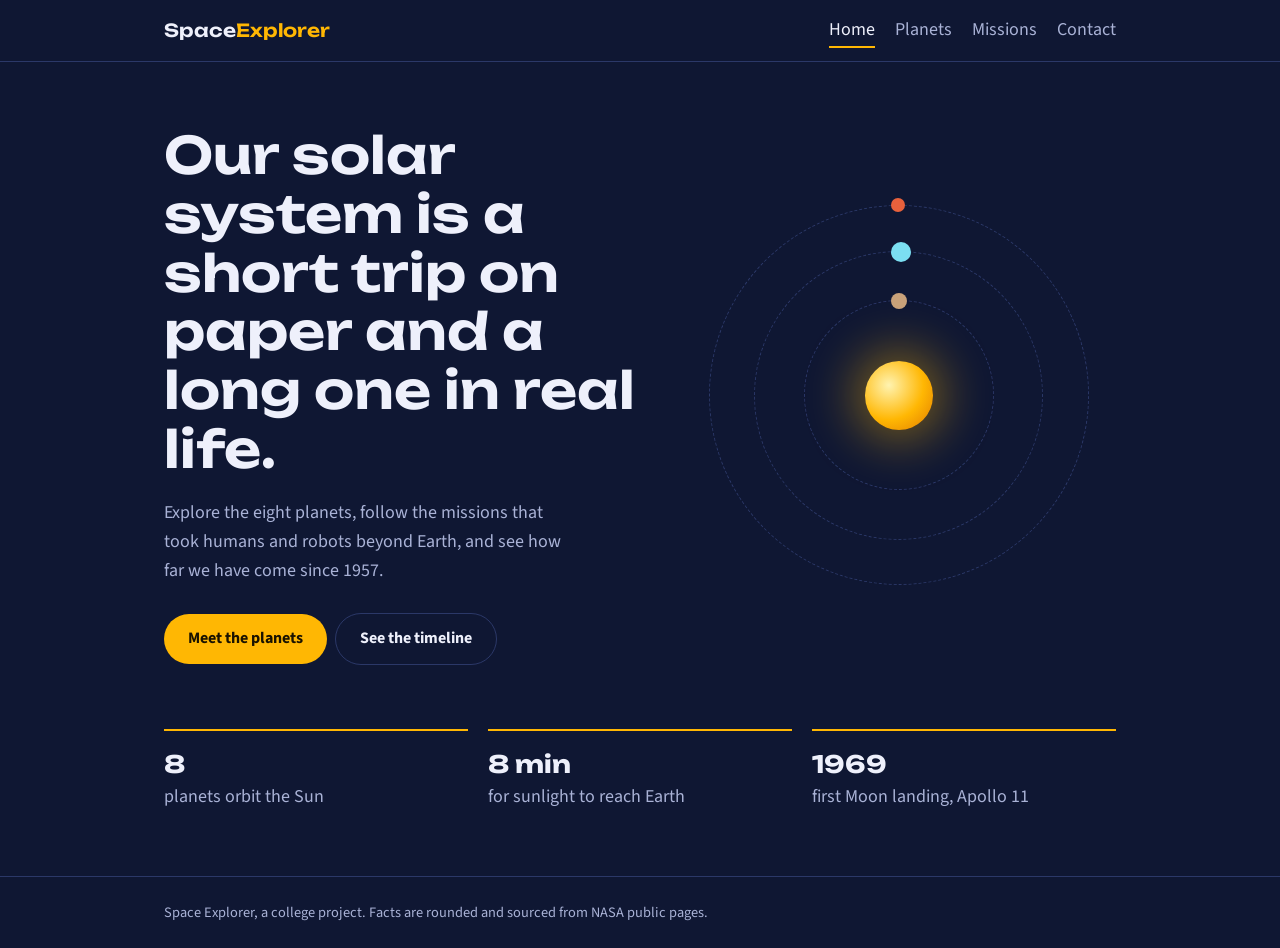
<file: index.html>
<!DOCTYPE html>
<html lang="en"><head><meta charset="utf-8"><meta name="viewport" content="width=device-width, initial-scale=1">
<title>Home | Space Explorer</title>
<link rel="preconnect" href="https://fonts.googleapis.com">
<link href="https://fonts.googleapis.com/css2?family=Source+Sans+3:wght@400;600;700&family=Unbounded:wght@500;600&display=swap" rel="stylesheet">
<link rel="stylesheet" href="style.css"></head><body>
<header><div class="wrap"><a class="logo" href="index.html">Space<span>Explorer</span></a>
<nav><a href="index.html" class="active">Home</a><a href="planets.html">Planets</a><a href="missions.html">Missions</a><a href="contact.html">Contact</a></nav></div></header>
<main class="wrap"><section class="hero"><div>
<h1>Our solar system is a short trip on paper and a long one in real life.</h1>
<p>Explore the eight planets, follow the missions that took humans and robots beyond Earth, and see how far we have come since 1957.</p>
<a class="btn" href="planets.html">Meet the planets</a><a class="btn ghost" href="missions.html">See the timeline</a></div>
<div class="orbit" role="img" aria-label="Animated planets orbiting the Sun"><div class="ring r3"><i></i></div><div class="ring r2"><i></i></div><div class="ring r1"><i></i></div><div class="sun"></div></div></section>
<section class="facts"><div><strong>8</strong><span>planets orbit the Sun</span></div><div><strong>8 min</strong><span>for sunlight to reach Earth</span></div><div><strong>1969</strong><span>first Moon landing, Apollo 11</span></div></section></main>
<footer><div class="wrap">Space Explorer, a college project. Facts are rounded and sourced from NASA public pages.</div></footer></body></html>
</file>
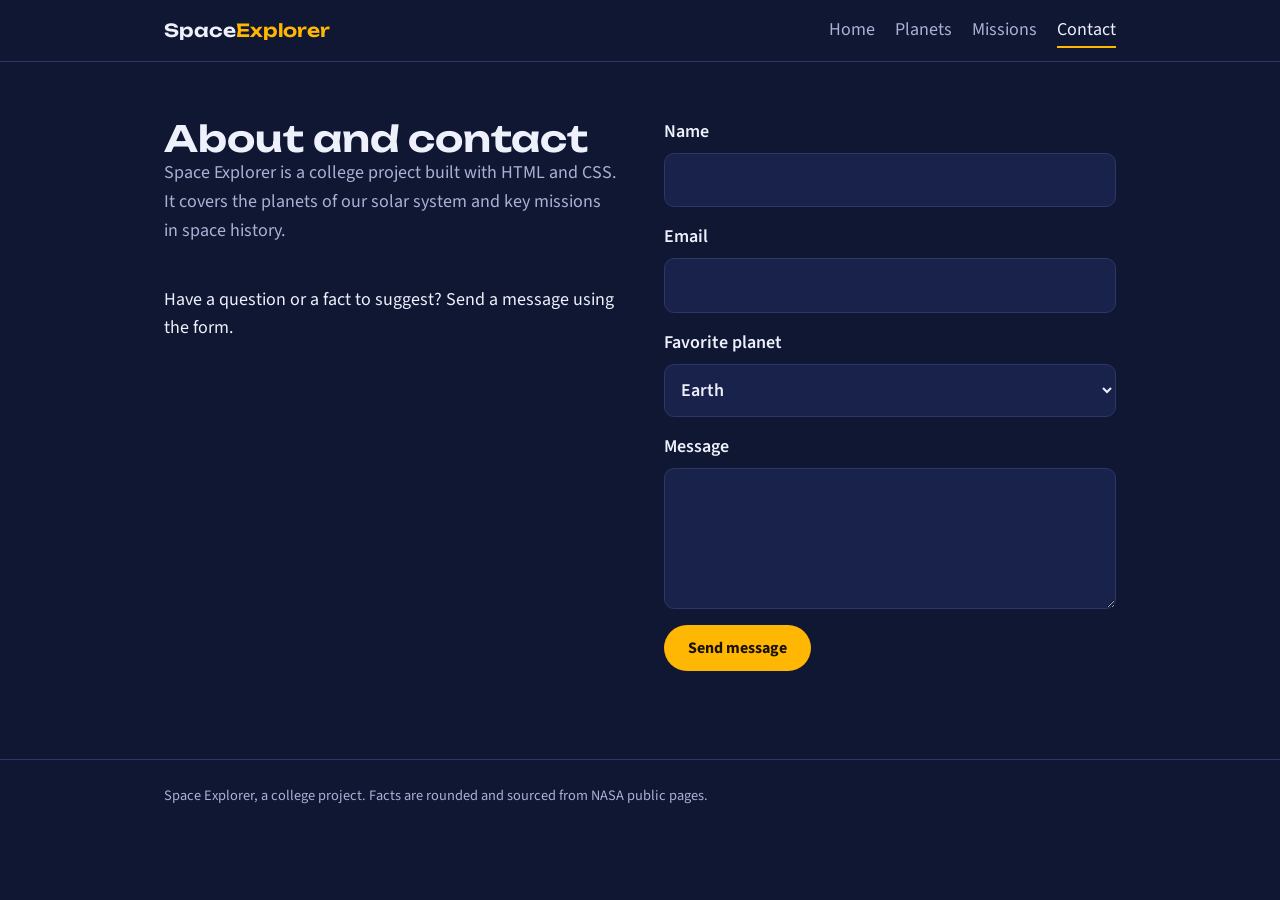
<file: contact.html>
<!DOCTYPE html>
<html lang="en"><head><meta charset="utf-8"><meta name="viewport" content="width=device-width, initial-scale=1">
<title>Contact | Space Explorer</title>
<link rel="preconnect" href="https://fonts.googleapis.com">
<link href="https://fonts.googleapis.com/css2?family=Source+Sans+3:wght@400;600;700&family=Unbounded:wght@500;600&display=swap" rel="stylesheet">
<link rel="stylesheet" href="style.css"></head><body>
<header><div class="wrap"><a class="logo" href="index.html">Space<span>Explorer</span></a>
<nav><a href="index.html">Home</a><a href="planets.html">Planets</a><a href="missions.html">Missions</a><a href="contact.html" class="active">Contact</a></nav></div></header>
<main class="page"><div class="wrap cols"><div><h1>About and contact</h1>
<p class="lead">Space Explorer is a college project built with HTML and CSS. It covers the planets of our solar system and key missions in space history.</p>
<p>Have a question or a fact to suggest? Send a message using the form.</p></div>
<form id="f"><label>Name<input name="name" required></label>
<label>Email<input type="email" name="email" required></label>
<label>Favorite planet<select name="planet"><option>Mercury</option><option>Venus</option><option selected>Earth</option><option>Mars</option><option>Jupiter</option><option>Saturn</option><option>Uranus</option><option>Neptune</option></select></label>
<label>Message<textarea name="m" rows="4" required></textarea></label>
<button class="btn" type="submit">Send message</button><p id="msg" role="status"></p></form></div></main>
<script>document.getElementById("f").addEventListener("submit",function(e){e.preventDefault();document.getElementById("msg").textContent="Thanks, "+this.name.value+". Your message was sent.";this.reset()})</script>
<footer><div class="wrap">Space Explorer, a college project. Facts are rounded and sourced from NASA public pages.</div></footer></body></html>
</file>
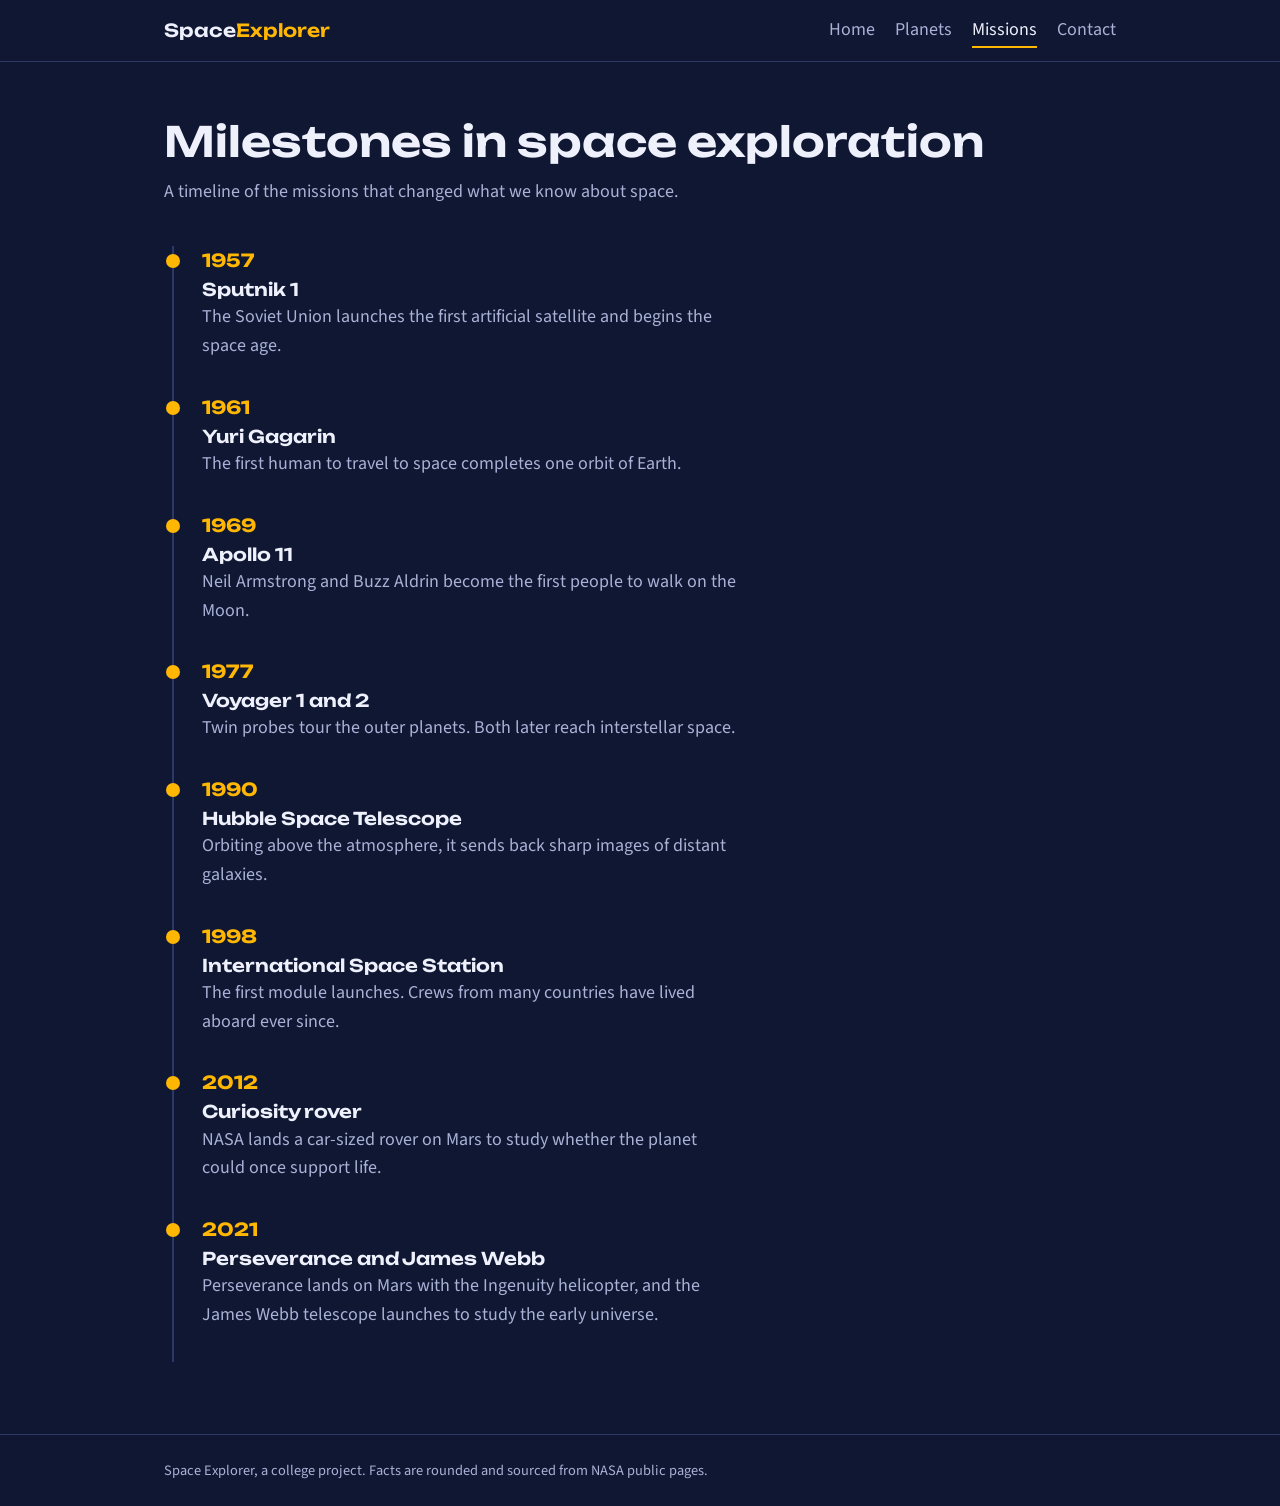
<file: missions.html>
<!DOCTYPE html>
<html lang="en"><head><meta charset="utf-8"><meta name="viewport" content="width=device-width, initial-scale=1">
<title>Missions | Space Explorer</title>
<link rel="preconnect" href="https://fonts.googleapis.com">
<link href="https://fonts.googleapis.com/css2?family=Source+Sans+3:wght@400;600;700&family=Unbounded:wght@500;600&display=swap" rel="stylesheet">
<link rel="stylesheet" href="style.css"></head><body>
<header><div class="wrap"><a class="logo" href="index.html">Space<span>Explorer</span></a>
<nav><a href="index.html">Home</a><a href="planets.html">Planets</a><a href="missions.html" class="active">Missions</a><a href="contact.html">Contact</a></nav></div></header>
<main class="page"><div class="wrap"><h1>Milestones in space exploration</h1>
<p class="lead">A timeline of the missions that changed what we know about space.</p>
<ol class="timeline">
<li><b>1957</b><h3>Sputnik 1</h3><p>The Soviet Union launches the first artificial satellite and begins the space age.</p></li>
<li><b>1961</b><h3>Yuri Gagarin</h3><p>The first human to travel to space completes one orbit of Earth.</p></li>
<li><b>1969</b><h3>Apollo 11</h3><p>Neil Armstrong and Buzz Aldrin become the first people to walk on the Moon.</p></li>
<li><b>1977</b><h3>Voyager 1 and 2</h3><p>Twin probes tour the outer planets. Both later reach interstellar space.</p></li>
<li><b>1990</b><h3>Hubble Space Telescope</h3><p>Orbiting above the atmosphere, it sends back sharp images of distant galaxies.</p></li>
<li><b>1998</b><h3>International Space Station</h3><p>The first module launches. Crews from many countries have lived aboard ever since.</p></li>
<li><b>2012</b><h3>Curiosity rover</h3><p>NASA lands a car-sized rover on Mars to study whether the planet could once support life.</p></li>
<li><b>2021</b><h3>Perseverance and James Webb</h3><p>Perseverance lands on Mars with the Ingenuity helicopter, and the James Webb telescope launches to study the early universe.</p></li>
</ol></div></main>
<footer><div class="wrap">Space Explorer, a college project. Facts are rounded and sourced from NASA public pages.</div></footer></body></html>
</file>
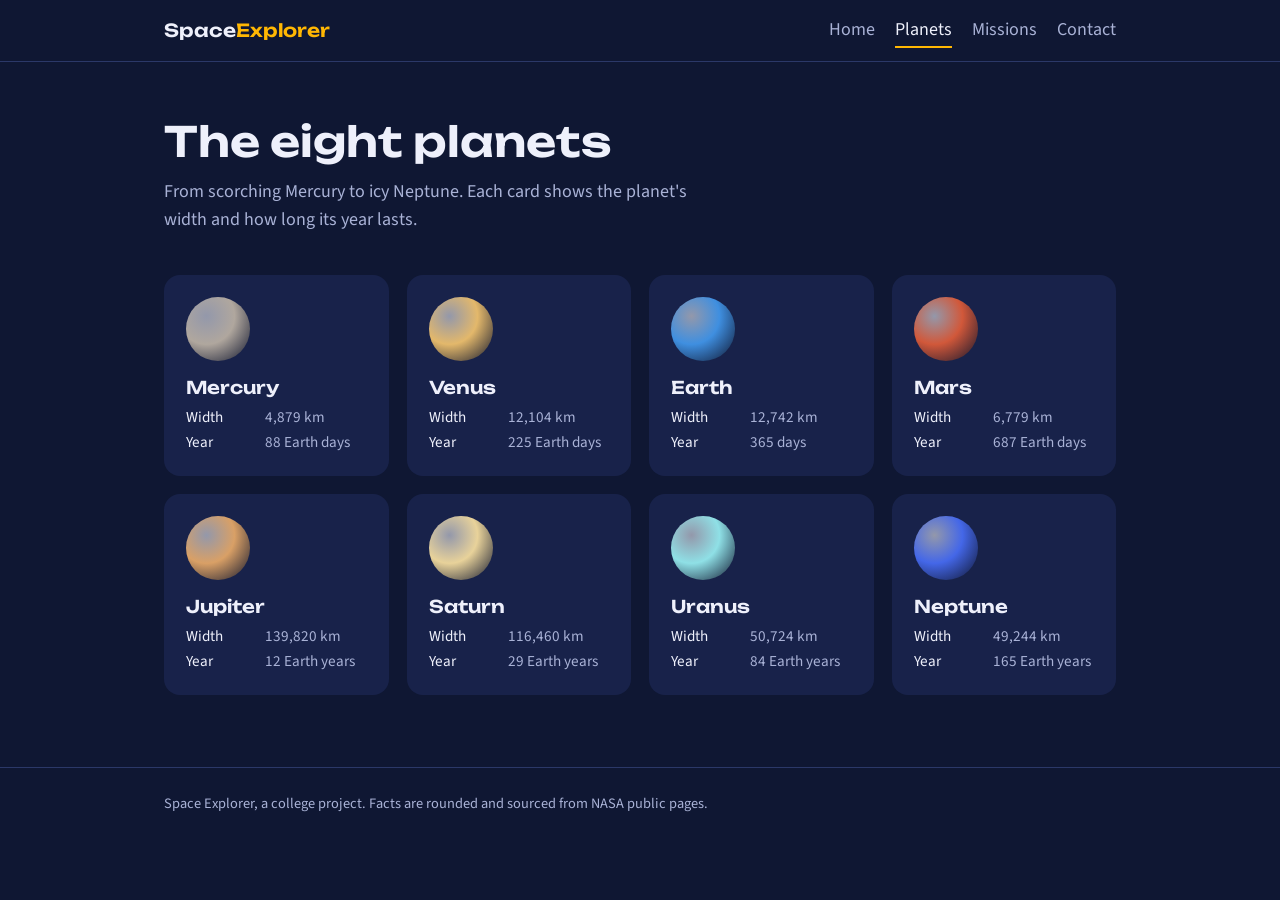
<file: planets.html>
<!DOCTYPE html>
<html lang="en"><head><meta charset="utf-8"><meta name="viewport" content="width=device-width, initial-scale=1">
<title>Planets | Space Explorer</title>
<link rel="preconnect" href="https://fonts.googleapis.com">
<link href="https://fonts.googleapis.com/css2?family=Source+Sans+3:wght@400;600;700&family=Unbounded:wght@500;600&display=swap" rel="stylesheet">
<link rel="stylesheet" href="style.css"></head><body>
<header><div class="wrap"><a class="logo" href="index.html">Space<span>Explorer</span></a>
<nav><a href="index.html">Home</a><a href="planets.html" class="active">Planets</a><a href="missions.html">Missions</a><a href="contact.html">Contact</a></nav></div></header>
<main class="page"><div class="wrap"><h1>The eight planets</h1>
<p class="lead">From scorching Mercury to icy Neptune. Each card shows the planet's width and how long its year lasts.</p>
<div class="grid">
<article class="planet" style="--c:#b0a79e"><div class="ball"></div><h3>Mercury</h3><dl><dt>Width</dt><dd>4,879 km</dd><dt>Year</dt><dd>88 Earth days</dd></dl></article>
<article class="planet" style="--c:#e3b86b"><div class="ball"></div><h3>Venus</h3><dl><dt>Width</dt><dd>12,104 km</dd><dt>Year</dt><dd>225 Earth days</dd></dl></article>
<article class="planet" style="--c:#3f8fe0"><div class="ball"></div><h3>Earth</h3><dl><dt>Width</dt><dd>12,742 km</dd><dt>Year</dt><dd>365 days</dd></dl></article>
<article class="planet" style="--c:#d1583a"><div class="ball"></div><h3>Mars</h3><dl><dt>Width</dt><dd>6,779 km</dd><dt>Year</dt><dd>687 Earth days</dd></dl></article>
<article class="planet" style="--c:#d9a066"><div class="ball"></div><h3>Jupiter</h3><dl><dt>Width</dt><dd>139,820 km</dd><dt>Year</dt><dd>12 Earth years</dd></dl></article>
<article class="planet" style="--c:#e8d29a"><div class="ball"></div><h3>Saturn</h3><dl><dt>Width</dt><dd>116,460 km</dd><dt>Year</dt><dd>29 Earth years</dd></dl></article>
<article class="planet" style="--c:#8fe0e6"><div class="ball"></div><h3>Uranus</h3><dl><dt>Width</dt><dd>50,724 km</dd><dt>Year</dt><dd>84 Earth years</dd></dl></article>
<article class="planet" style="--c:#4467e8"><div class="ball"></div><h3>Neptune</h3><dl><dt>Width</dt><dd>49,244 km</dd><dt>Year</dt><dd>165 Earth years</dd></dl></article>
</div></div></main>
<footer><div class="wrap">Space Explorer, a college project. Facts are rounded and sourced from NASA public pages.</div></footer></body></html>
</file>
<file: style.css>
:root{--bg:#0f1733;--surface:#18224a;--line:#2b3868;--text:#eef0fb;--muted:#a9b2d6;--sun:#ffb703;--ice:#7bdff2}
*{box-sizing:border-box;margin:0}
html{scroll-behavior:smooth}
body{background:var(--bg);color:var(--text);font-family:"Source Sans 3",system-ui,sans-serif;font-size:18px;line-height:1.6}
h1,h2,h3{font-family:"Unbounded","Trebuchet MS",sans-serif;line-height:1.15;font-weight:600}
a{color:var(--ice)}
:focus-visible{outline:3px solid var(--sun);outline-offset:3px}
.wrap{max-width:1000px;margin:0 auto;padding:0 24px}
header{border-bottom:1px solid var(--line)}
header .wrap{display:flex;justify-content:space-between;align-items:center;flex-wrap:wrap;gap:12px;padding-top:16px;padding-bottom:16px}
.logo{font-family:"Unbounded",sans-serif;font-weight:600;color:var(--text);text-decoration:none}
.logo span{color:var(--sun)}
nav a{color:var(--muted);text-decoration:none;margin-left:20px;padding-bottom:4px}
nav a:hover{color:var(--text)}
nav a.active{color:var(--text);border-bottom:2px solid var(--sun)}
.hero{display:grid;grid-template-columns:1.1fr 1fr;gap:40px;align-items:center;padding:64px 0}
.hero h1{font-size:clamp(2rem,5vw,3.2rem);margin-bottom:20px}
.hero p{color:var(--muted);max-width:46ch;margin-bottom:28px}
.btn{display:inline-block;background:var(--sun);color:#1a1300;font-weight:700;padding:12px 24px;border-radius:999px;text-decoration:none;border:0;font-size:1rem;font-family:inherit;cursor:pointer}
.btn:hover{background:#ffc83d}
.btn.ghost{background:none;color:var(--text);border:1.5px solid var(--line);margin-left:8px}
.orbit{position:relative;width:min(380px,90vw);aspect-ratio:1;margin:auto}
.sun{position:absolute;inset:41%;border-radius:50%;background:radial-gradient(circle at 35% 35%,#fff3b0,var(--sun) 55%,#e07a00);box-shadow:0 0 50px 10px rgba(255,183,3,.45)}
.ring{position:absolute;border:1px dashed var(--line);border-radius:50%;animation:spin linear infinite}
.ring i{position:absolute;top:-8px;left:calc(50% - 8px);width:16px;height:16px;border-radius:50%}
.r1{inset:25%;animation-duration:8s}.r1 i{background:#c9a27a}
.r2{inset:12%;animation-duration:16s}.r2 i{background:var(--ice);width:20px;height:20px;top:-10px}
.r3{inset:0;animation-duration:30s}.r3 i{background:#e8613c;width:14px;height:14px}
@keyframes spin{to{transform:rotate(360deg)}}
@media (prefers-reduced-motion:reduce){.ring{animation:none}}
.facts{display:grid;grid-template-columns:repeat(3,1fr);gap:20px;padding-bottom:64px}
.facts div{border-top:2px solid var(--sun);padding-top:14px}
.facts strong{display:block;font-family:"Unbounded",sans-serif;font-size:1.5rem}
.facts span{color:var(--muted)}
main.page{padding:56px 0 72px}
main.page>.wrap>h1{font-size:clamp(1.8rem,4vw,2.6rem);margin-bottom:12px}
.lead{color:var(--muted);max-width:60ch;margin-bottom:40px}
.grid{display:grid;grid-template-columns:repeat(auto-fill,minmax(220px,1fr));gap:18px}
.planet{background:var(--surface);border-radius:16px;padding:22px}
.ball{width:64px;height:64px;border-radius:50%;margin-bottom:16px;background:radial-gradient(circle at 32% 30%,#fff8,var(--c) 45%,#0006)}
.planet h3{font-size:1.1rem;margin-bottom:8px}
.planet dl{color:var(--muted);font-size:.95rem}
.planet dt{float:left;clear:left;width:5.2em;color:var(--text)}
.timeline{list-style:none;padding:0;border-left:2px solid var(--line);margin-left:8px}
.timeline li{position:relative;padding:0 0 32px 28px}
.timeline li::before{content:"";position:absolute;left:-8px;top:8px;width:14px;height:14px;border-radius:50%;background:var(--sun)}
.timeline b{font-family:"Unbounded",sans-serif;color:var(--sun)}
.timeline h3{font-size:1.1rem;margin:2px 0 4px}
.timeline p{color:var(--muted);max-width:60ch}
.cols{display:grid;grid-template-columns:1fr 1fr;gap:48px}
form label{display:block;margin-bottom:16px;font-weight:600}
input,select,textarea{display:block;width:100%;margin-top:6px;padding:12px;background:var(--surface);color:var(--text);border:1px solid var(--line);border-radius:10px;font:inherit}
#msg{margin-top:16px;color:var(--ice)}
footer{border-top:1px solid var(--line);color:var(--muted);padding:24px 0;font-size:.9rem}
@media (max-width:760px){.hero,.cols{grid-template-columns:1fr}.facts{grid-template-columns:1fr}nav a{margin:0 16px 0 0}}
</file>
